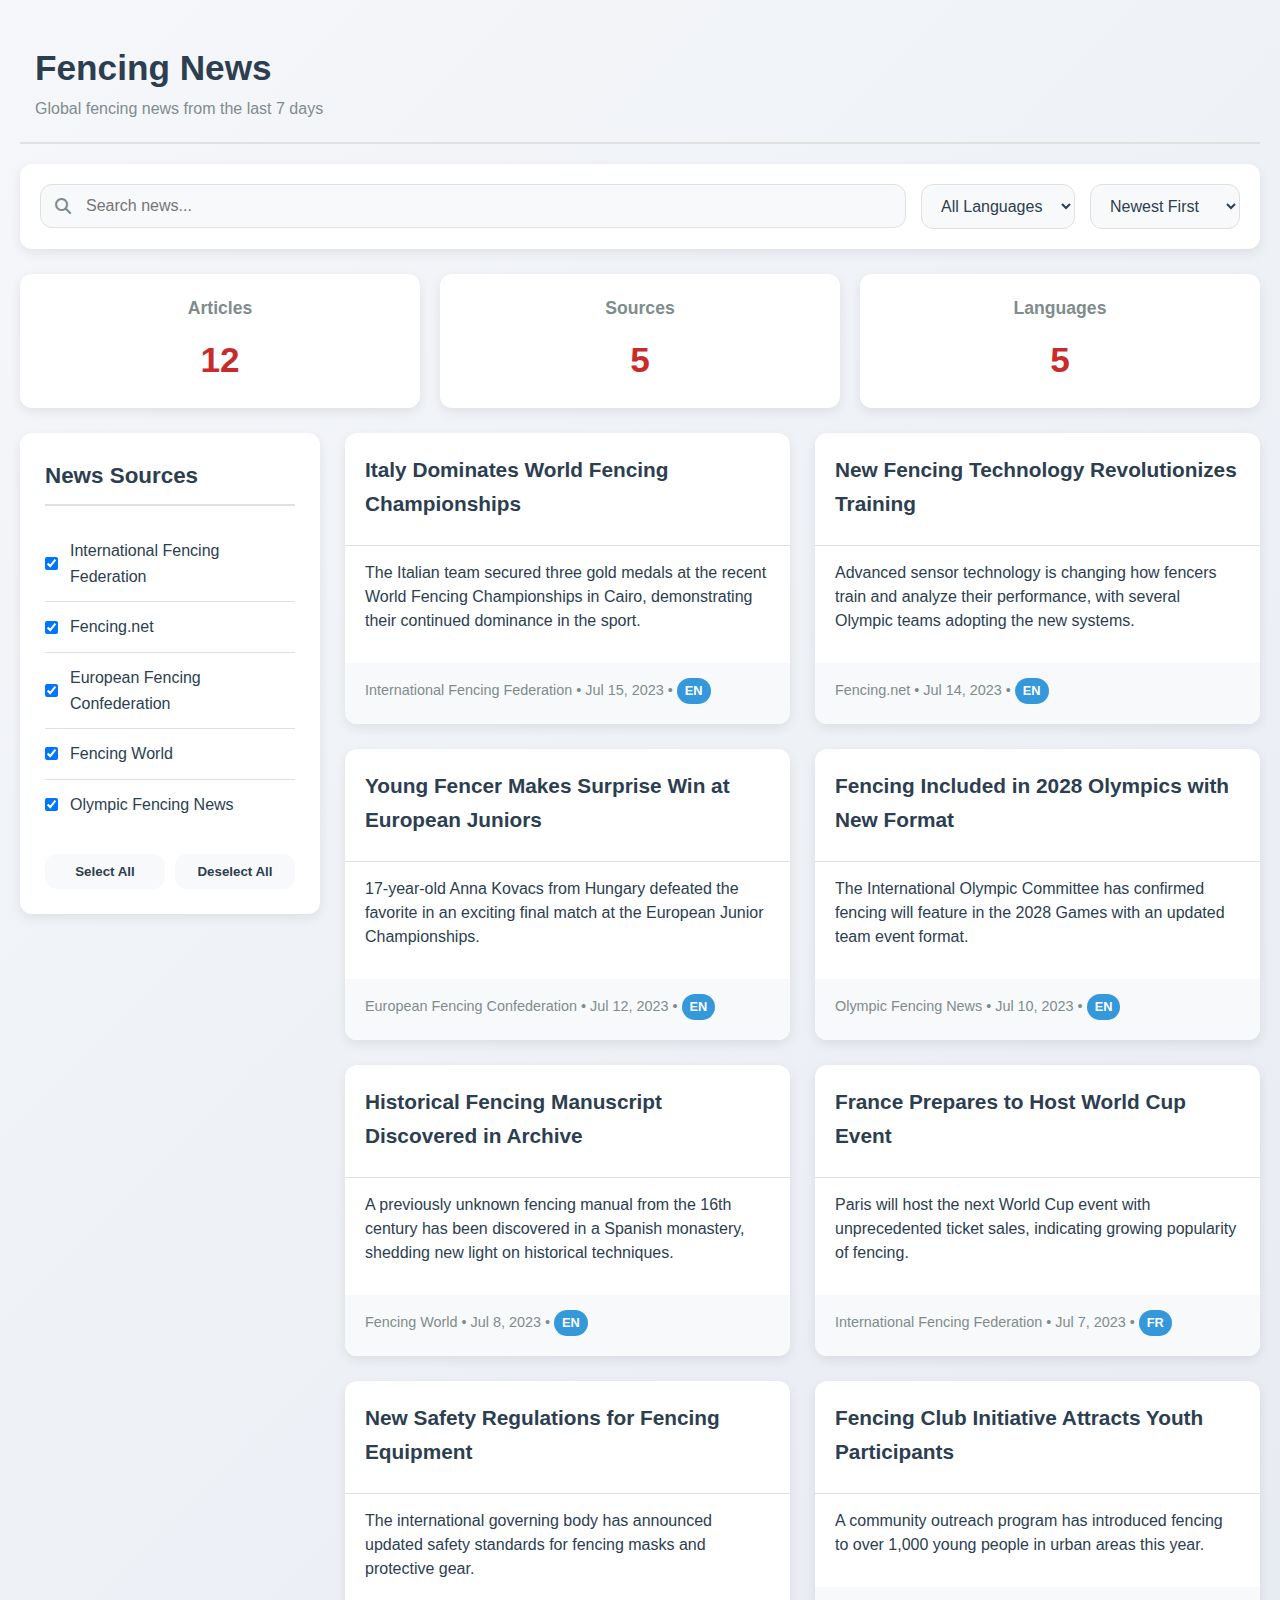
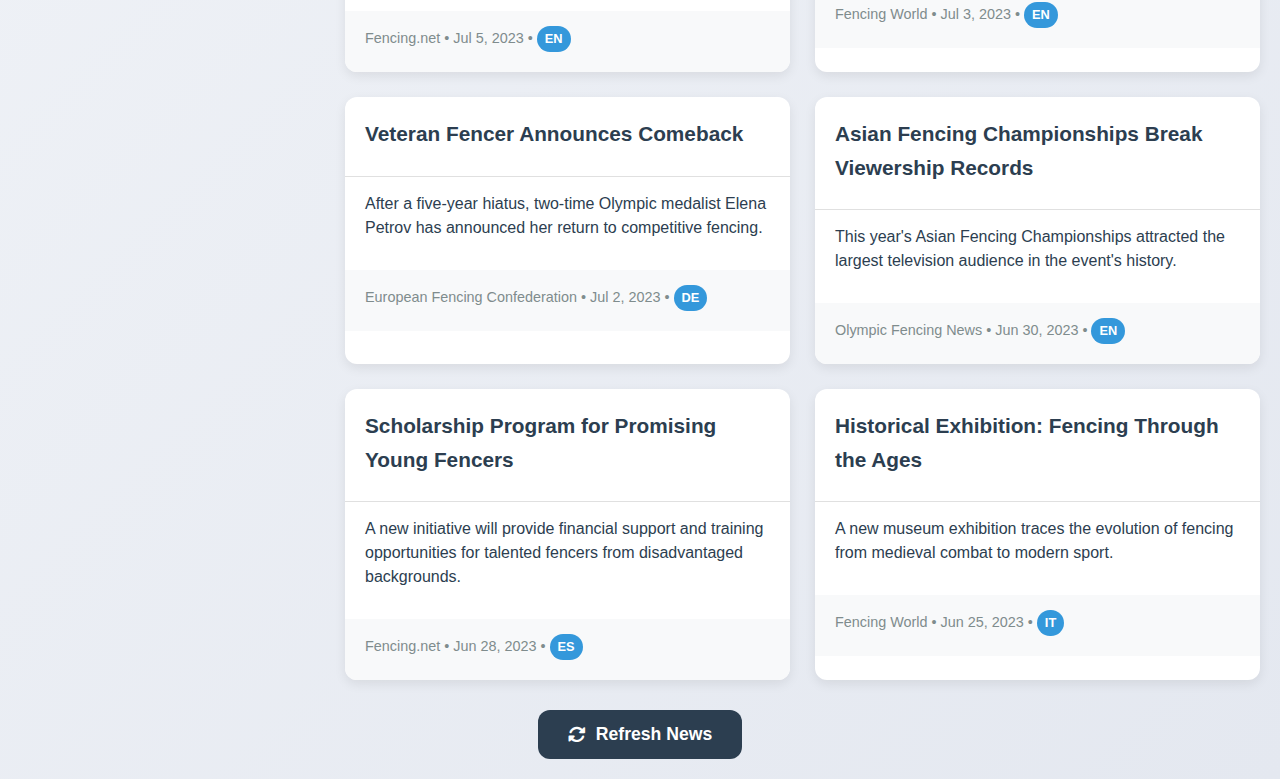
<file: Index2.html>
<!DOCTYPE html>
<html lang="en">
<head>
    <meta charset="UTF-8">
    <meta name="viewport" content="width=device-width, initial-scale=1.0">
    <title>Fencing News — Last 7 Days</title>
    <link rel="stylesheet" href="https://cdnjs.cloudflare.com/ajax/libs/font-awesome/6.4.0/css/all.min.css">
    <style>
        /* Modern CSS with fencing theme */
        :root {
            --primary: #2c3e50;
            --accent: #c92b2b;
            --fencing-blue: #3498db;
            --fencing-red: #e74c3c;
            --light-bg: #f8f9fa;
            --card-bg: #ffffff;
            --text: #2c3e50;
            --text-light: #7f8c8d;
            --border: #e0e0e0;
            --shadow: 0 4px 12px rgba(0, 0, 0, 0.08);
            --radius: 12px;
        }

        * {
            box-sizing: border-box;
            margin: 0;
            padding: 0;
        }

        body {
            font-family: 'Segoe UI', Tahoma, Geneva, Verdana, sans-serif;
            background: linear-gradient(135deg, #f5f7fa 0%, #e4e8f0 100%);
            color: var(--text);
            line-height: 1.6;
            min-height: 100vh;
            padding: 0;
            margin: 0;
        }

        .app-container {
            max-width: 1400px;
            margin: 0 auto;
            padding: 20px;
        }

        header {
            display: flex;
            justify-content: space-between;
            align-items: center;
            padding: 20px 0;
            margin-bottom: 20px;
            border-bottom: 2px solid var(--border);
        }

        .logo {
            display: flex;
            align-items: center;
            gap: 15px;
        }

        .logo-icon {
            font-size: 2.5rem;
            color: var(--accent);
        }

        .logo-text h1 {
            font-size: 2.2rem;
            color: var(--primary);
            margin: 0;
        }

        .logo-text p {
            color: var(--text-light);
            margin: 0;
            font-size: 1rem;
        }

        .controls-bar {
            display: flex;
            gap: 15px;
            background: var(--card-bg);
            padding: 20px;
            border-radius: var(--radius);
            box-shadow: var(--shadow);
            margin-bottom: 25px;
            flex-wrap: wrap;
        }

        .search-box {
            flex: 1;
            min-width: 250px;
            position: relative;
        }

        .search-box input {
            width: 100%;
            padding: 12px 15px 12px 45px;
            border: 1px solid var(--border);
            border-radius: var(--radius);
            font-size: 1rem;
            background: var(--light-bg);
        }

        .search-box i {
            position: absolute;
            left: 15px;
            top: 50%;
            transform: translateY(-50%);
            color: var(--text-light);
        }

        .filter-box {
            display: flex;
            gap: 15px;
            flex-wrap: wrap;
        }

        select {
            padding: 12px 15px;
            border: 1px solid var(--border);
            border-radius: var(--radius);
            background: var(--light-bg);
            color: var(--text);
            font-size: 1rem;
            min-width: 150px;
        }

        .stats {
            display: flex;
            gap: 20px;
            margin-bottom: 25px;
        }

        .stat-card {
            background: var(--card-bg);
            padding: 20px;
            border-radius: var(--radius);
            box-shadow: var(--shadow);
            flex: 1;
            text-align: center;
        }

        .stat-card h3 {
            font-size: 1.1rem;
            color: var(--text-light);
            margin-bottom: 10px;
        }

        .stat-card .number {
            font-size: 2.2rem;
            font-weight: 700;
            color: var(--accent);
        }

        .content {
            display: grid;
            grid-template-columns: 300px 1fr;
            gap: 25px;
        }

        .sidebar {
            background: var(--card-bg);
            border-radius: var(--radius);
            box-shadow: var(--shadow);
            padding: 25px;
            height: fit-content;
        }

        .sidebar h2 {
            font-size: 1.4rem;
            margin-bottom: 20px;
            padding-bottom: 10px;
            border-bottom: 2px solid var(--border);
            color: var(--primary);
        }

        .sources-list {
            list-style: none;
            margin-bottom: 25px;
        }

        .sources-list li {
            display: flex;
            align-items: center;
            padding: 12px 0;
            border-bottom: 1px solid var(--border);
        }

        .sources-list li:last-child {
            border-bottom: none;
        }

        .sources-list input {
            margin-right: 12px;
        }

        .source-actions {
            display: flex;
            gap: 10px;
        }

        .source-actions button {
            flex: 1;
            padding: 10px;
            border: none;
            border-radius: var(--radius);
            background: var(--light-bg);
            color: var(--text);
            font-weight: 600;
            cursor: pointer;
            transition: all 0.2s;
        }

        .source-actions button:hover {
            background: var(--primary);
            color: white;
        }

        .news-grid {
            display: grid;
            grid-template-columns: repeat(auto-fill, minmax(350px, 1fr));
            gap: 25px;
        }

        .news-card {
            background: var(--card-bg);
            border-radius: var(--radius);
            overflow: hidden;
            box-shadow: var(--shadow);
            transition: transform 0.3s;
        }

        .news-card:hover {
            transform: translateY(-5px);
        }

        .card-header {
            padding: 20px 20px 15px;
            border-bottom: 1px solid var(--border);
        }

        .card-header h2 {
            font-size: 1.3rem;
            margin-bottom: 10px;
        }

        .card-header h2 a {
            color: var(--primary);
            text-decoration: none;
        }

        .card-header h2 a:hover {
            color: var(--accent);
        }

        .card-body {
            padding: 15px 20px;
        }

        .card-body p {
            color: var(--text);
            margin-bottom: 15px;
            line-height: 1.5;
        }

        .card-footer {
            padding: 15px 20px 20px;
            display: flex;
            justify-content: space-between;
            align-items: center;
            background: var(--light-bg);
        }

        .meta {
            font-size: 0.9rem;
            color: var(--text-light);
        }

        .language {
            display: inline-block;
            padding: 3px 8px;
            border-radius: 20px;
            background: var(--fencing-blue);
            color: white;
            font-size: 0.8rem;
            font-weight: 600;
        }

        .refresh-container {
            text-align: center;
            margin-top: 30px;
        }

        .refresh-btn {
            padding: 14px 30px;
            background: var(--primary);
            color: white;
            border: none;
            border-radius: var(--radius);
            font-size: 1.1rem;
            font-weight: 600;
            cursor: pointer;
            transition: all 0.2s;
            display: inline-flex;
            align-items: center;
            gap: 10px;
        }

        .refresh-btn:hover {
            background: var(--accent);
            transform: scale(1.05);
        }

        .empty-state {
            text-align: center;
            padding: 60px 20px;
            grid-column: 1 / -1;
        }

        .empty-state i {
            font-size: 4rem;
            color: var(--text-light);
            margin-bottom: 20px;
        }

        .empty-state h3 {
            font-size: 1.5rem;
            color: var(--text-light);
            margin-bottom: 15px;
        }

        @media (max-width: 1000px) {
            .content {
                grid-template-columns: 1fr;
            }
            
            .news-grid {
                grid-template-columns: repeat(auto-fill, minmax(300px, 1fr));
            }
        }

        @media (max-width: 768px) {
            .controls-bar {
                flex-direction: column;
            }
            
            .filter-box {
                width: 100%;
            }
            
            .stats {
                flex-direction: column;
            }
            
            .news-grid {
                grid-template-columns: 1fr;
            }
        }
    </style>
</head>
<body>
    <div class="app-container">
        <header>
            <div class="logo">
                <div class="logo-icon">
                    <i class="fas fa-fencing"></i>
                </div>
                <div class="logo-text">
                    <h1>Fencing News</h1>
                    <p>Global fencing news from the last 7 days</p>
                </div>
            </div>
        </header>

        <div class="controls-bar">
            <div class="search-box">
                <i class="fas fa-search"></i>
                <input type="text" id="search" placeholder="Search news...">
            </div>
            <div class="filter-box">
                <select id="language">
                    <option value="">All Languages</option>
                    <option value="en">English</option>
                    <option value="es">Spanish</option>
                    <option value="fr">French</option>
                    <option value="de">German</option>
                    <option value="it">Italian</option>
                </select>
                <select id="sort">
                    <option value="date_desc">Newest First</option>
                    <option value="date_asc">Oldest First</option>
                    <option value="source">Source (A-Z)</option>
                </select>
            </div>
        </div>

        <div class="stats">
            <div class="stat-card">
                <h3>Articles</h3>
                <div class="number" id="countArticles">12</div>
            </div>
            <div class="stat-card">
                <h3>Sources</h3>
                <div class="number" id="countSources">7</div>
            </div>
            <div class="stat-card">
                <h3>Languages</h3>
                <div class="number" id="countLanguages">4</div>
            </div>
        </div>

        <div class="content">
            <div class="sidebar">
                <h2>News Sources</h2>
                <ul class="sources-list" id="sourcesList">
                    <li>
                        <input type="checkbox" id="source1" checked>
                        <label for="source1">International Fencing Federation</label>
                    </li>
                    <li>
                        <input type="checkbox" id="source2" checked>
                        <label for="source2">Fencing.net</label>
                    </li>
                    <li>
                        <input type="checkbox" id="source3" checked>
                        <label for="source3">European Fencing Confederation</label>
                    </li>
                    <li>
                        <input type="checkbox" id="source4" checked>
                        <label for="source4">Fencing World</label>
                    </li>
                    <li>
                        <input type="checkbox" id="source5" checked>
                        <label for="source5">Olympic Fencing News</label>
                    </li>
                </ul>
                <div class="source-actions">
                    <button id="selectAll">Select All</button>
                    <button id="deselectAll">Deselect All</button>
                </div>
            </div>

            <div class="news-container">
                <div class="news-grid" id="news">
                    <!-- News cards will be generated here -->
                </div>
                
                <div class="empty-state" id="emptyState">
                    <i class="fas fa-newspaper"></i>
                    <h3>No articles found</h3>
                    <p>Try adjusting your search or filters</p>
                </div>
            </div>
        </div>

        <div class="refresh-container">
            <button class="refresh-btn" id="refreshBtn">
                <i class="fas fa-sync-alt"></i>
                Refresh News
            </button>
        </div>
    </div>

    <script>
        // Sample news data
        const newsData = [
            {
                title: "Italy Dominates World Fencing Championships",
                summary: "The Italian team secured three gold medals at the recent World Fencing Championships in Cairo, demonstrating their continued dominance in the sport.",
                link: "#",
                source: "International Fencing Federation",
                date: "2023-07-15",
                language: "en"
            },
            {
                title: "New Fencing Technology Revolutionizes Training",
                summary: "Advanced sensor technology is changing how fencers train and analyze their performance, with several Olympic teams adopting the new systems.",
                link: "#",
                source: "Fencing.net",
                date: "2023-07-14",
                language: "en"
            },
            {
                title: "Young Fencer Makes Surprise Win at European Juniors",
                summary: "17-year-old Anna Kovacs from Hungary defeated the favorite in an exciting final match at the European Junior Championships.",
                link: "#",
                source: "European Fencing Confederation",
                date: "2023-07-12",
                language: "en"
            },
            {
                title: "Fencing Included in 2028 Olympics with New Format",
                summary: "The International Olympic Committee has confirmed fencing will feature in the 2028 Games with an updated team event format.",
                link: "#",
                source: "Olympic Fencing News",
                date: "2023-07-10",
                language: "en"
            },
            {
                title: "Historical Fencing Manuscript Discovered in Archive",
                summary: "A previously unknown fencing manual from the 16th century has been discovered in a Spanish monastery, shedding new light on historical techniques.",
                link: "#",
                source: "Fencing World",
                date: "2023-07-08",
                language: "en"
            },
            {
                title: "France Prepares to Host World Cup Event",
                summary: "Paris will host the next World Cup event with unprecedented ticket sales, indicating growing popularity of fencing.",
                link: "#",
                source: "International Fencing Federation",
                date: "2023-07-07",
                language: "fr"
            },
            {
                title: "New Safety Regulations for Fencing Equipment",
                summary: "The international governing body has announced updated safety standards for fencing masks and protective gear.",
                link: "#",
                source: "Fencing.net",
                date: "2023-07-05",
                language: "en"
            },
            {
                title: "Fencing Club Initiative Attracts Youth Participants",
                summary: "A community outreach program has introduced fencing to over 1,000 young people in urban areas this year.",
                link: "#",
                source: "Fencing World",
                date: "2023-07-03",
                language: "en"
            },
            {
                title: "Veteran Fencer Announces Comeback",
                summary: "After a five-year hiatus, two-time Olympic medalist Elena Petrov has announced her return to competitive fencing.",
                link: "#",
                source: "European Fencing Confederation",
                date: "2023-07-02",
                language: "de"
            },
            {
                title: "Asian Fencing Championships Break Viewership Records",
                summary: "This year's Asian Fencing Championships attracted the largest television audience in the event's history.",
                link: "#",
                source: "Olympic Fencing News",
                date: "2023-06-30",
                language: "en"
            },
            {
                title: "Scholarship Program for Promising Young Fencers",
                summary: "A new initiative will provide financial support and training opportunities for talented fencers from disadvantaged backgrounds.",
                link: "#",
                source: "Fencing.net",
                date: "2023-06-28",
                language: "es"
            },
            {
                title: "Historical Exhibition: Fencing Through the Ages",
                summary: "A new museum exhibition traces the evolution of fencing from medieval combat to modern sport.",
                link: "#",
                source: "Fencing World",
                date: "2023-06-25",
                language: "it"
            }
        ];

        // App state
        const state = {
            all: newsData,
            filtered: newsData,
            search: "",
            language: "",
            sort: "date_desc",
            sources: [
                "International Fencing Federation",
                "Fencing.net",
                "European Fencing Confederation",
                "Fencing World",
                "Olympic Fencing News"
            ],
            selectedSources: [
                "International Fencing Federation",
                "Fencing.net",
                "European Fencing Confederation",
                "Fencing World",
                "Olympic Fencing News"
            ]
        };

        // DOM elements
        const newsContainer = document.getElementById("news");
        const emptyState = document.getElementById("emptyState");
        const countArticles = document.getElementById("countArticles");
        const countSources = document.getElementById("countSources");
        const countLanguages = document.getElementById("countLanguages");
        const searchInput = document.getElementById("search");
        const languageFilter = document.getElementById("language");
        const sortFilter = document.getElementById("sort");
        const refreshBtn = document.getElementById("refreshBtn");
        const selectAllBtn = document.getElementById("selectAll");
        const deselectAllBtn = document.getElementById("deselectAll");

        // Initialize the app
        function init() {
            renderNews();
            setupEventListeners();
            updateStats();
        }

        // Filter news based on current state
        function filterNews() {
            state.filtered = state.all.filter(item => {
                const matchesSearch = !state.search || 
                    item.title.toLowerCase().includes(state.search.toLowerCase()) ||
                    item.summary.toLowerCase().includes(state.search.toLowerCase());
                
                const matchesLanguage = !state.language || item.language === state.language;
                
                const matchesSource = state.selectedSources.includes(item.source);
                
                return matchesSearch && matchesLanguage && matchesSource;
            });

            // Sort results
            if (state.sort === "date_desc") {
                state.filtered.sort((a, b) => new Date(b.date) - new Date(a.date));
            } else if (state.sort === "date_asc") {
                state.filtered.sort((a, b) => new Date(a.date) - new Date(b.date));
            } else if (state.sort === "source") {
                state.filtered.sort((a, b) => a.source.localeCompare(b.source));
            }

            renderNews();
            updateStats();
        }

        // Render news cards
        function renderNews() {
            newsContainer.innerHTML = "";
            
            if (state.filtered.length === 0) {
                emptyState.style.display = "block";
                return;
            }
            
            emptyState.style.display = "none";
            
            state.filtered.forEach(item => {
                const card = document.createElement("article");
                card.className = "news-card";
                
                const date = new Date(item.date).toLocaleDateString('en-US', {
                    year: 'numeric',
                    month: 'short',
                    day: 'numeric'
                });
                
                card.innerHTML = `
                    <div class="card-header">
                        <h2><a href="${item.link}" target="_blank">${item.title}</a></h2>
                    </div>
                    <div class="card-body">
                        <p>${item.summary}</p>
                    </div>
                    <div class="card-footer">
                        <div class="meta">
                            <span>${item.source}</span> • 
                            <span>${date}</span> • 
                            <span class="language">${item.language.toUpperCase()}</span>
                        </div>
                    </div>
                `;
                
                newsContainer.appendChild(card);
            });
        }

        // Update statistics
        function updateStats() {
            countArticles.textContent = state.filtered.length;
            
            // Count unique sources
            const sources = new Set(state.filtered.map(item => item.source));
            countSources.textContent = sources.size;
            
            // Count unique languages
            const languages = new Set(state.filtered.map(item => item.language));
            countLanguages.textContent = languages.size;
        }

        // Set up event listeners
        function setupEventListeners() {
            searchInput.addEventListener("input", e => {
                state.search = e.target.value;
                filterNews();
            });
            
            languageFilter.addEventListener("change", e => {
                state.language = e.target.value;
                filterNews();
            });
            
            sortFilter.addEventListener("change", e => {
                state.sort = e.target.value;
                filterNews();
            });
            
            refreshBtn.addEventListener("click", () => {
                // Simulate refresh with slight delay
                refreshBtn.innerHTML = '<i class="fas fa-circle-notch fa-spin"></i> Refreshing...';
                setTimeout(() => {
                    filterNews();
                    refreshBtn.innerHTML = '<i class="fas fa-sync-alt"></i> Refresh News';
                }, 800);
            });
            
            selectAllBtn.addEventListener("click", () => {
                const checkboxes = document.querySelectorAll('.sources-list input[type="checkbox"]');
                checkboxes.forEach(checkbox => {
                    checkbox.checked = true;
                });
                state.selectedSources = [...state.sources];
                filterNews();
            });
            
            deselectAllBtn.addEventListener("click", () => {
                const checkboxes = document.querySelectorAll('.sources-list input[type="checkbox"]');
                checkboxes.forEach(checkbox => {
                    checkbox.checked = false;
                });
                state.selectedSources = [];
                filterNews();
            });
            
            // Add change events to source checkboxes
            const sourceCheckboxes = document.querySelectorAll('.sources-list input[type="checkbox"]');
            sourceCheckboxes.forEach((checkbox, index) => {
                checkbox.addEventListener("change", () => {
                    if (checkbox.checked) {
                        state.selectedSources.push(state.sources[index]);
                    } else {
                        const sourceIndex = state.selectedSources.indexOf(state.sources[index]);
                        if (sourceIndex > -1) {
                            state.selectedSources.splice(sourceIndex, 1);
                        }
                    }
                    filterNews();
                });
            });
        }

        // Initialize the app when DOM is loaded
        document.addEventListener('DOMContentLoaded', init);
    </script>
</body>
</html>
</file>
